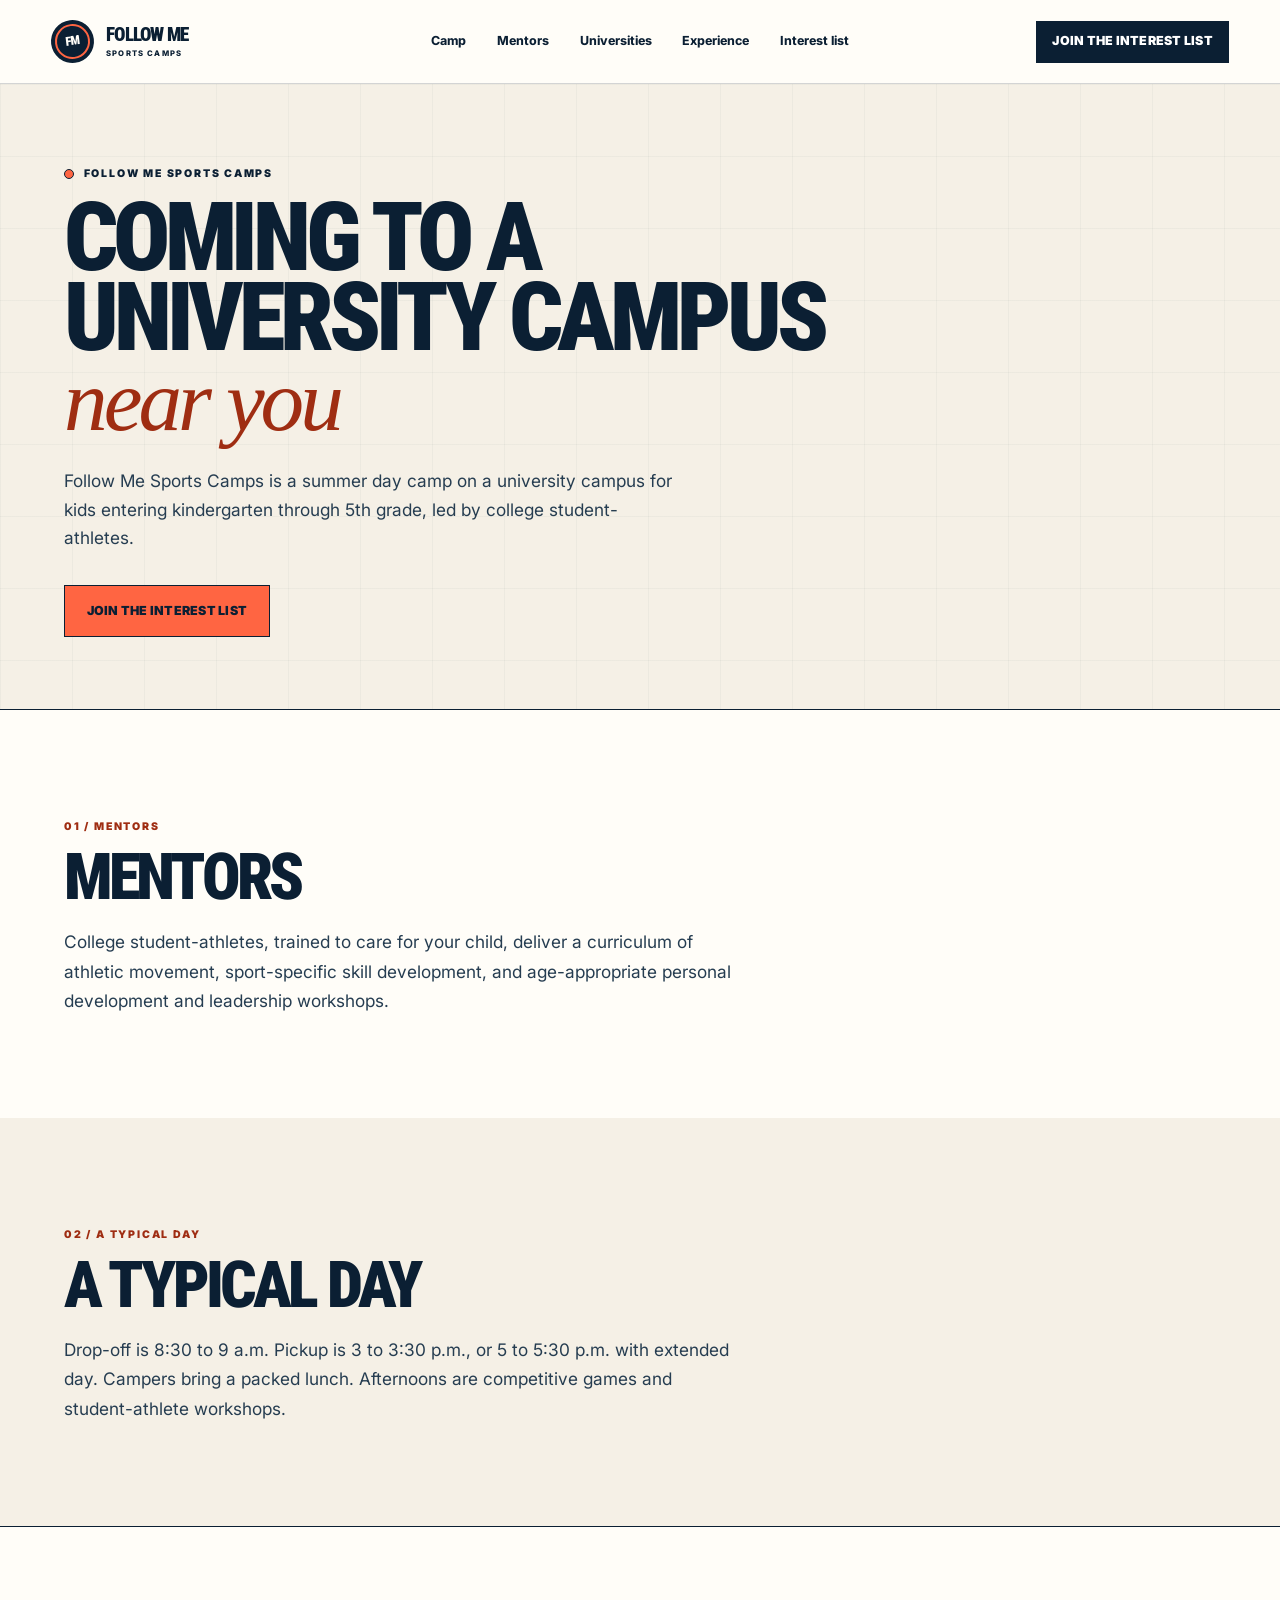
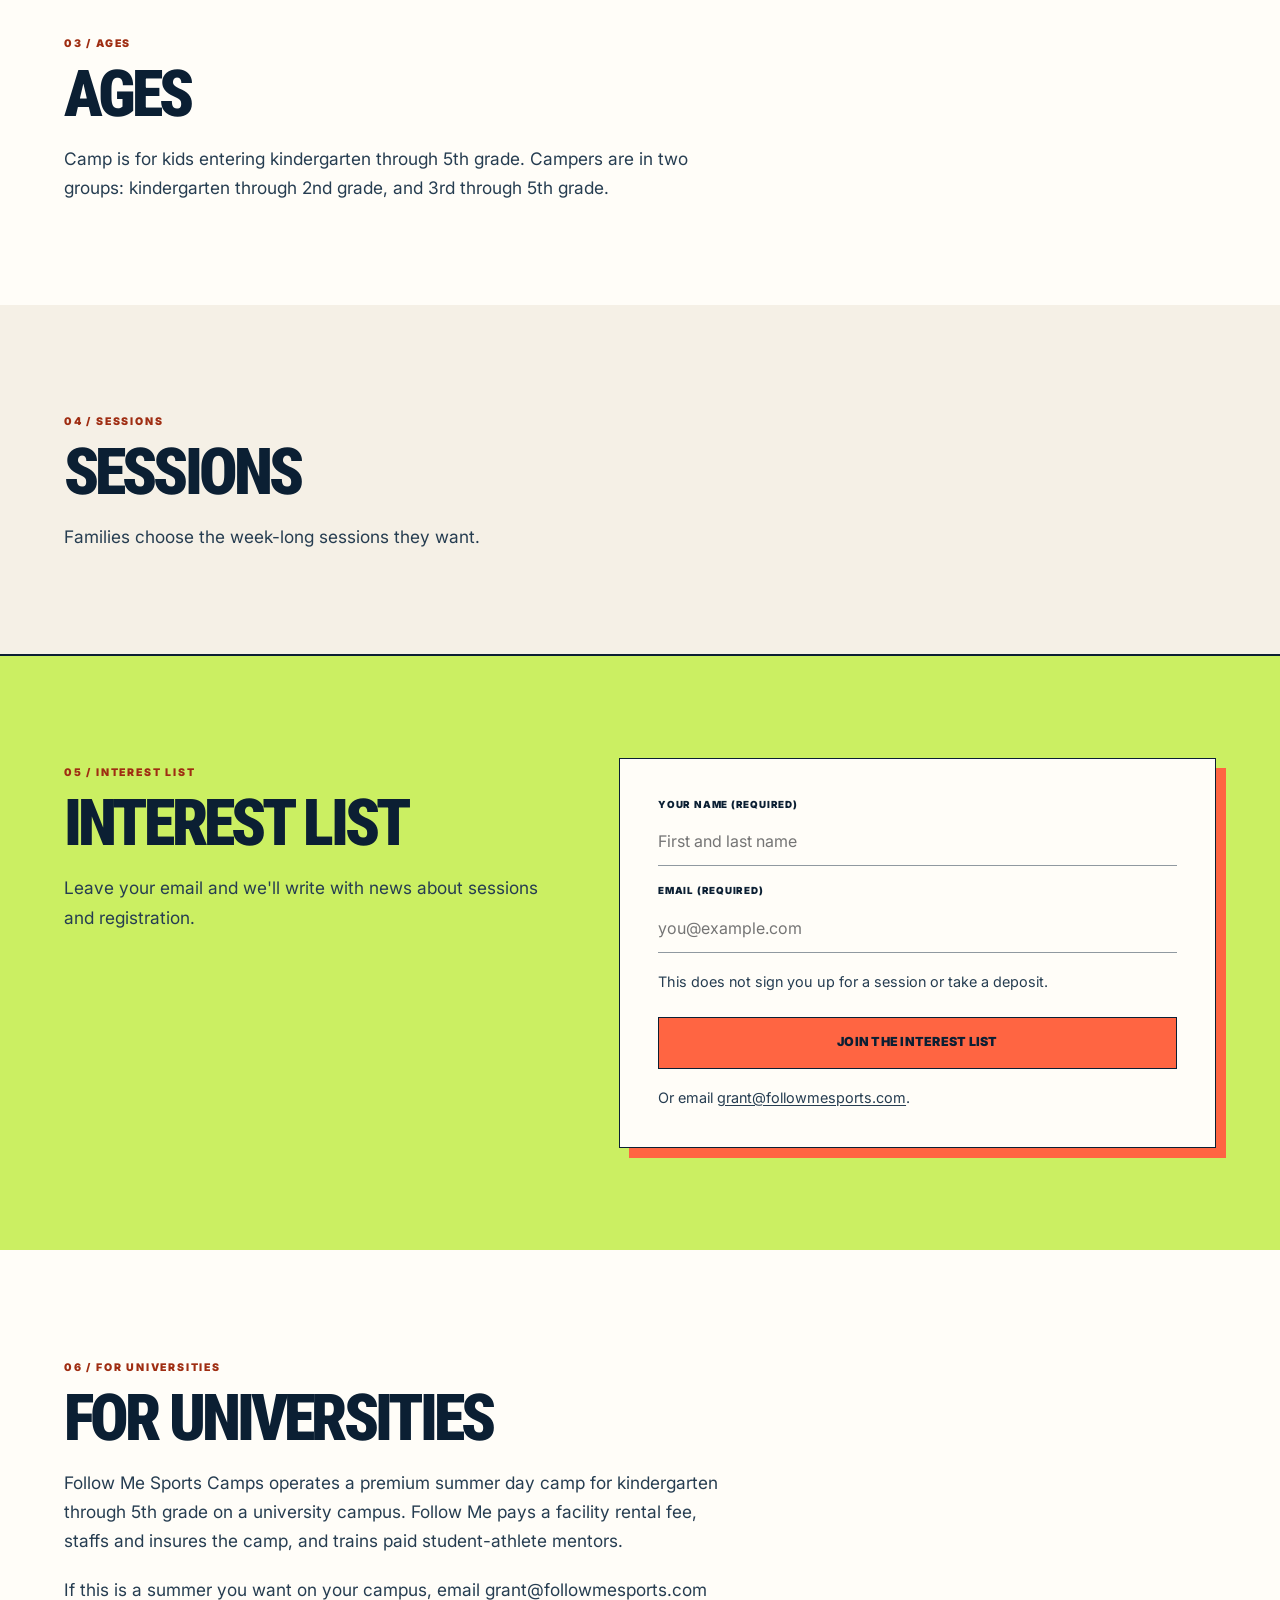
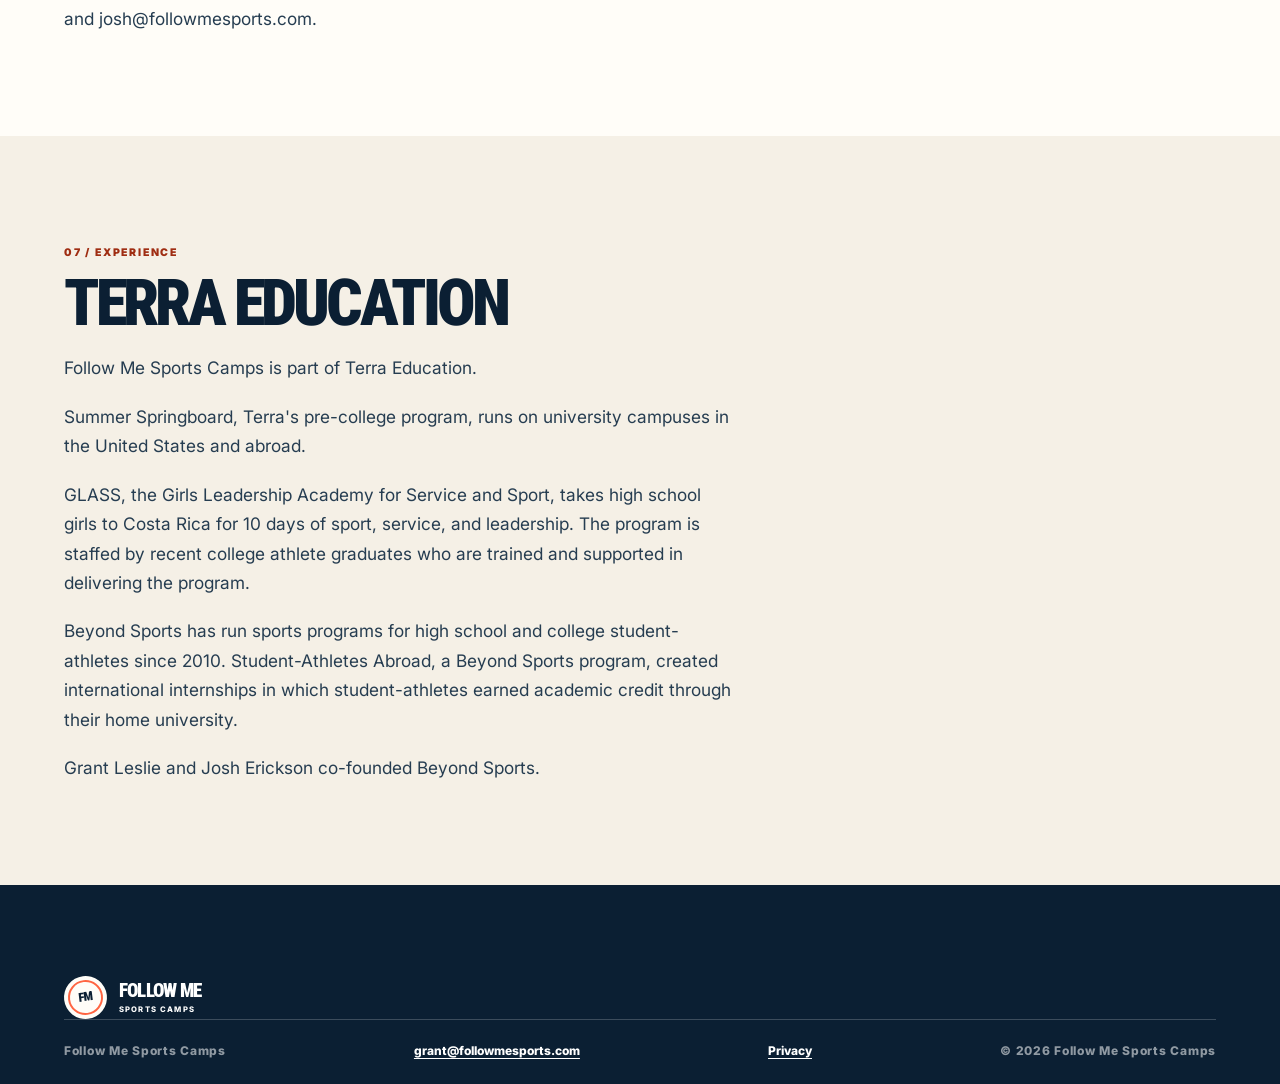
<file: index.html>
<!doctype html>
<html lang="en">
<head>
<meta charset="utf-8">
<meta name="viewport" content="width=device-width, initial-scale=1">
<title>Follow Me Sports Camps</title>
<meta name="description" content="A summer day camp on a university campus for kids entering kindergarten through 5th grade, led by college student-athletes.">
<link rel="canonical" href="https://followmesports.com/">
<link rel="icon" href="/favicon.svg" type="image/svg+xml">
<meta name="theme-color" content="#0b1f33">
<meta property="og:title" content="Follow Me Sports Camps">
<meta property="og:description" content="A summer day camp on a university campus for kids entering kindergarten through 5th grade, led by college student-athletes.">
<meta property="og:type" content="website">
<meta property="og:url" content="https://followmesports.com/">
<meta property="og:image" content="https://followmesports.com/og.png">
<meta property="og:image:width" content="1200">
<meta property="og:image:height" content="630">
<meta property="og:image:alt" content="Follow Me Sports Camps">
<meta name="twitter:card" content="summary_large_image">
<meta name="twitter:title" content="Follow Me Sports Camps">
<meta name="twitter:description" content="A summer day camp on a university campus for kids entering kindergarten through 5th grade, led by college student-athletes.">
<meta name="twitter:image" content="https://followmesports.com/og.png">
<link rel="preconnect" href="https://fonts.googleapis.com">
<link rel="preconnect" href="https://fonts.gstatic.com" crossorigin>
<link href="https://fonts.googleapis.com/css2?family=Inter:wght@400;600;700;800&family=Roboto+Condensed:wght@700;900&display=swap" rel="stylesheet">
<link rel="stylesheet" href="/styles.css">
<script type="application/ld+json">
{
  "@context": "https://schema.org",
  "@type": "Organization",
  "name": "Follow Me Sports Camps",
  "url": "https://followmesports.com",
  "description": "A summer day camp on a university campus for kids entering kindergarten through 5th grade, led by college student-athletes."
}
</script>
</head>
<body>
<a class="skip-link" href="#main-content">Skip to content</a>

<header class="site-header">
  <a class="brand" href="#camp" aria-label="Follow Me Sports Camps home">
    <span class="brand-mark" aria-hidden="true"><span>FM</span></span>
    <span class="brand-type">
      <strong>FOLLOW ME</strong>
      <small>SPORTS CAMPS</small>
    </span>
  </a>
  <nav id="primary-nav" aria-label="Primary">
    <a href="#camp">Camp</a>
    <a href="#mentors">Mentors</a>
    <a href="#universities">Universities</a>
    <a href="#experience">Experience</a>
    <a href="#interest">Interest list</a>
  </nav>
  <div class="header-actions">
    <button class="menu-toggle" type="button" aria-expanded="false" aria-controls="primary-nav">Menu</button>
    <a class="button button-small button-navy" href="#interest">Join the interest list</a>
  </div>
</header>

<main id="top">
  <section class="hero" id="camp">
    <div class="hero-grid" id="main-content">
      <div class="hero-intro">
        <div class="eyebrow">
          <span class="eyebrow-dot" aria-hidden="true"></span>
          <span>Follow Me Sports Camps</span>
        </div>
        <h1>Coming to a<br>university campus<br><em>near you</em></h1>
      </div>
      <div class="hero-copy">
        <p class="hero-lead">Follow Me Sports Camps is a summer day camp on a university campus for kids entering kindergarten through 5th grade, led by college student-athletes.</p>
        <div class="hero-actions">
          <a class="button button-coral" href="#interest">Join the interest list</a>
        </div>
      </div>
    </div>
  </section>

  <section class="band" id="mentors">
    <div class="section-shell">
      <span class="section-index">01 / Mentors</span>
      <h2>Mentors</h2>
      <p class="band-lead">College student-athletes, trained to care for your child, deliver a curriculum of athletic movement, sport-specific skill development, and age-appropriate personal development and leadership workshops.</p>
    </div>
  </section>

  <section class="band band-cream" id="day">
    <div class="section-shell">
      <span class="section-index">02 / A typical day</span>
      <h2>A typical day</h2>
      <p class="band-lead">Drop-off is 8:30 to 9 a.m. Pickup is 3 to 3:30 p.m., or 5 to 5:30 p.m. with extended day. Campers bring a packed lunch. Afternoons are competitive games and student-athlete workshops.</p>
    </div>
  </section>

  <section class="band" id="ages">
    <div class="section-shell">
      <span class="section-index">03 / Ages</span>
      <h2>Ages</h2>
      <p class="band-lead">Camp is for kids entering kindergarten through 5th grade. Campers are in two groups: kindergarten through 2nd grade, and 3rd through 5th grade.</p>
    </div>
  </section>

  <section class="band band-cream" id="sessions">
    <div class="section-shell">
      <span class="section-index">04 / Sessions</span>
      <h2>Sessions</h2>
      <p class="band-lead">Families choose the week-long sessions they want.</p>
    </div>
  </section>

  <section class="interest-section" id="interest">
    <div class="section-shell">
      <div class="interest-grid">
        <div class="interest-copy">
          <span class="section-index">05 / Interest list</span>
          <h2>Interest list</h2>
          <p class="band-lead">Leave your email and we'll write with news about sessions and registration.</p>
        </div>

        <!--
          ENDPOINT: placeholder.
          Replace the form action with the Apps Script web app /exec URL.
          Do not put a secret in this file.
        -->
        <!-- Success line, not shown while the form still uses the placeholder: You're on the interest list. We'll write at the email you gave us. -->
        <form
          class="interest-form"
          id="interest-form"
          method="post"
          action="https://example.invalid/waitlist-PLACEHOLDER"
          novalidate
        >
          <div class="honeypot" aria-hidden="true">
            <label>Company website
              <input type="text" name="company_website" tabindex="-1" autocomplete="off" value="">
            </label>
          </div>
          <input type="hidden" name="form" value="pages-interest">

          <!-- COPY: pending Grant: whether to ask for a city or area, or a camper grade group -->
          <label>
            <span>Your name (required)</span>
            <input type="text" name="parent_name" required maxlength="80" autocomplete="name" placeholder="First and last name">
          </label>
          <label>
            <span>Email (required)</span>
            <input type="email" name="email" required maxlength="120" autocomplete="email" placeholder="you@example.com" inputmode="email">
          </label>
          <p class="form-note">This does not sign you up for a session or take a deposit.</p>
          <p id="form-status" class="form-alert" role="status" tabindex="-1" hidden></p>
          <button class="button button-coral form-button" type="submit">Join the interest list</button>
          <p class="form-note">Or email <a href="mailto:grant@followmesports.com">grant@followmesports.com</a>.</p>
        </form>
      </div>
    </div>
  </section>

  <section class="band" id="universities">
    <div class="section-shell">
      <span class="section-index">06 / For universities</span>
      <h2>For universities</h2>
      <p class="band-lead">Follow Me Sports Camps operates a premium summer day camp for kindergarten through 5th grade on a university campus. Follow Me pays a facility rental fee, staffs and insures the camp, and trains paid student-athlete mentors.</p>
      <p class="band-lead">If this is a summer you want on your campus, email <a href="mailto:grant@followmesports.com">grant@followmesports.com</a> and <a href="mailto:josh@followmesports.com">josh@followmesports.com</a>.</p>
    </div>
  </section>

  <section class="band band-cream" id="experience">
    <div class="section-shell">
      <span class="section-index">07 / Experience</span>
      <h2>Terra Education</h2>
      <p class="band-lead">Follow Me Sports Camps is part of Terra Education.</p>
      <p class="band-lead">Summer Springboard, Terra's pre-college program, runs on university campuses in the United States and abroad.</p>
      <p class="band-lead">GLASS, the Girls Leadership Academy for Service and Sport, takes high school girls to Costa Rica for 10 days of sport, service, and leadership. The program is staffed by recent college athlete graduates who are trained and supported in delivering the program.</p>
      <p class="band-lead">Beyond Sports has run sports programs for high school and college student-athletes since 2010. Student-Athletes Abroad, a Beyond Sports program, created international internships in which student-athletes earned academic credit through their home university.</p>
      <p class="band-lead">Grant Leslie and Josh Erickson co-founded Beyond Sports.</p>
    </div>
  </section>
</main>

<footer>
  <div class="footer-brand">
    <a class="brand" href="#camp" aria-label="Follow Me Sports Camps home">
      <span class="brand-mark light-mark" aria-hidden="true"><span>FM</span></span>
      <span class="brand-type">
        <strong>FOLLOW ME</strong>
        <small>SPORTS CAMPS</small>
      </span>
    </a>
  </div>
  <div class="footer-bottom">
    <span>Follow Me Sports Camps</span>
    <a href="mailto:grant@followmesports.com">grant@followmesports.com</a>
    <a href="/privacy.html">Privacy</a>
    <span>© 2026 Follow Me Sports Camps</span>
  </div>
  <!-- COPY: pending Grant: whether the parent footer should also list josh@followmesports.com -->
</footer>

<script>
(function () {
  var nav = document.getElementById("primary-nav");
  var toggle = document.querySelector(".menu-toggle");
  var form = document.getElementById("interest-form");
  var status = document.getElementById("form-status");
  var placeholder = /PLACEHOLDER|example\.invalid/i;

  function closeMenu() {
    if (!nav || !toggle) return;
    nav.classList.remove("open");
    toggle.setAttribute("aria-expanded", "false");
    toggle.textContent = "Menu";
  }

  if (toggle && nav) {
    toggle.addEventListener("click", function () {
      var open = nav.classList.toggle("open");
      toggle.setAttribute("aria-expanded", open ? "true" : "false");
      toggle.textContent = open ? "Close" : "Menu";
    });
    nav.addEventListener("click", function (event) {
      if (event.target.closest("a")) closeMenu();
    });
    document.addEventListener("keydown", function (event) {
      if (event.key === "Escape") closeMenu();
    });
  }

  function showStatus(before, includeMail) {
    status.hidden = false;
    status.textContent = "";
    status.append(document.createTextNode(before));
    if (includeMail) {
      status.append(document.createTextNode(" "));
      var link = document.createElement("a");
      link.href = "mailto:grant@followmesports.com";
      link.textContent = "grant@followmesports.com";
      status.append(link);
      status.append(document.createTextNode("."));
    }
    status.focus();
  }

  if (!form || !status) return;

  form.addEventListener("submit", function (event) {
    var trap = form.querySelector("[name=company_website]");
    if (trap && trap.value.trim() !== "") {
      event.preventDefault();
      showStatus("Thanks.", false);
      form.reset();
      return;
    }

    if (!form.checkValidity()) {
      event.preventDefault();
      form.reportValidity();
      return;
    }

    var action = form.getAttribute("action") || "";
    if (placeholder.test(action)) {
      event.preventDefault();
      showStatus("This interest list is not connected yet. Email", true);
    }
  });
})();
</script>
</body>
</html>
</file>
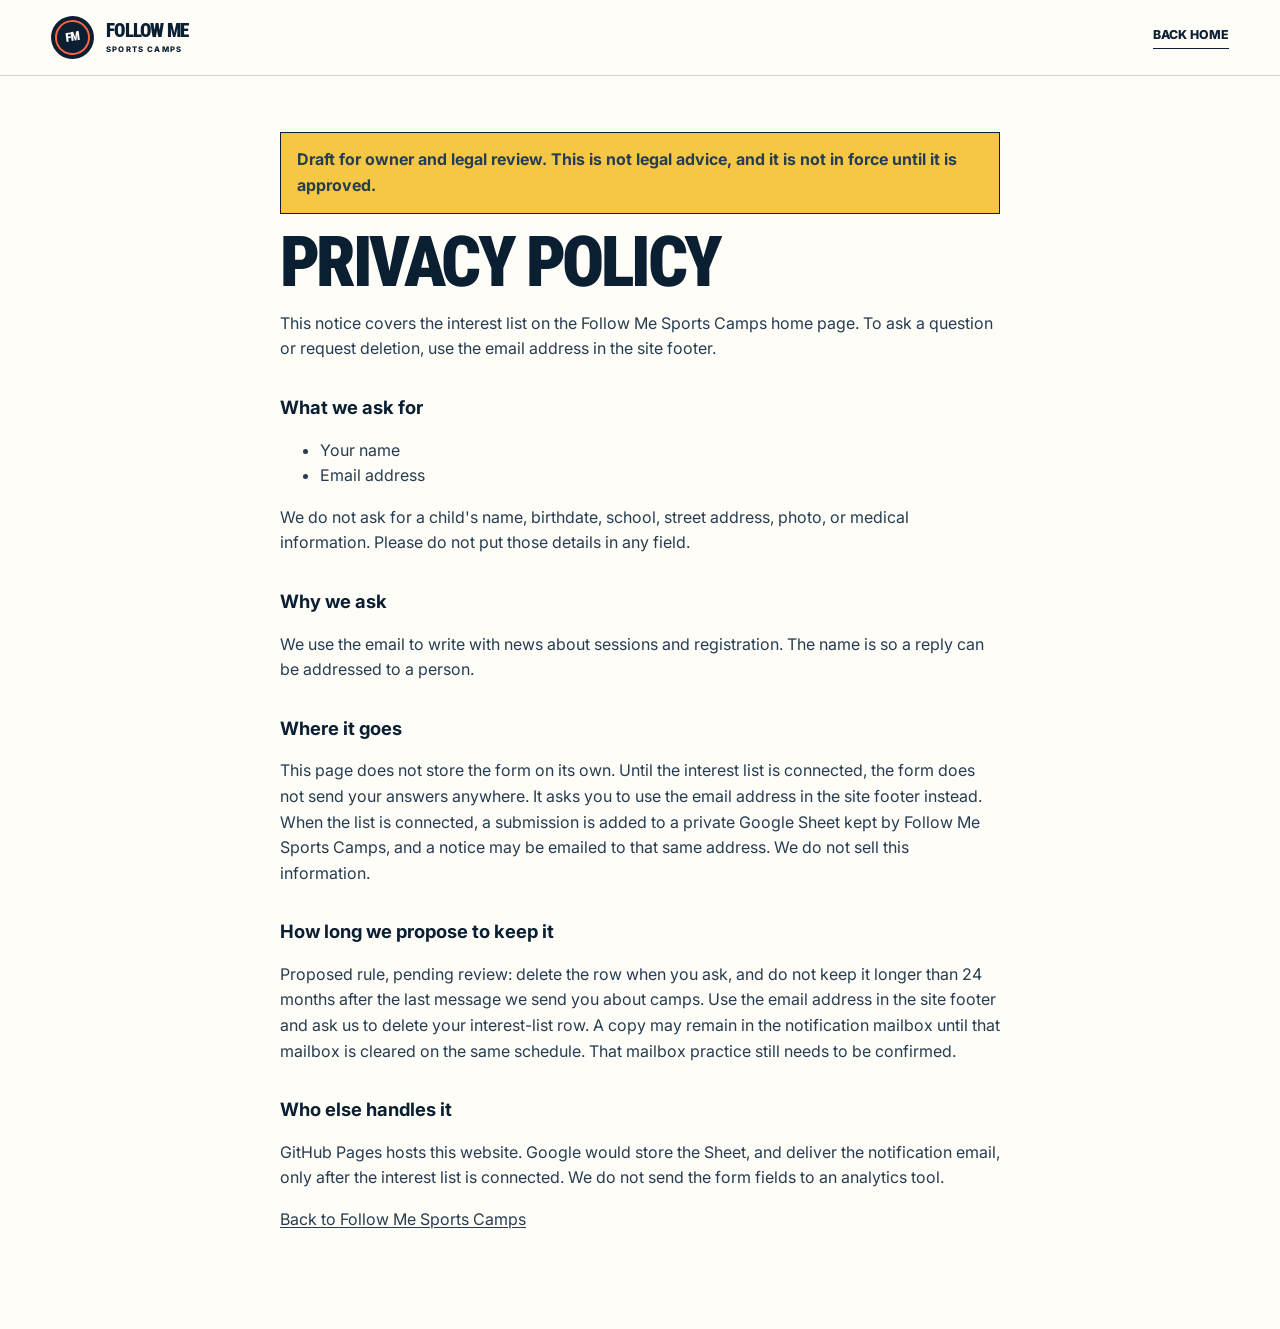
<file: privacy.html>
<!doctype html>
<html lang="en">
<head>
<meta charset="utf-8">
<meta name="viewport" content="width=device-width, initial-scale=1">
<title>Privacy policy | Follow Me Sports Camps</title>
<meta name="description" content="What the Follow Me Sports Camps interest list asks for, and how to ask for deletion.">
<link rel="canonical" href="https://followmesports.com/privacy.html">
<link rel="icon" href="/favicon.svg" type="image/svg+xml">
<meta name="theme-color" content="#0b1f33">
<meta property="og:title" content="Privacy policy | Follow Me Sports Camps">
<meta property="og:description" content="What the Follow Me Sports Camps interest list asks for, and how to ask for deletion.">
<meta property="og:type" content="website">
<meta property="og:url" content="https://followmesports.com/privacy.html">
<meta property="og:image" content="https://followmesports.com/og.png">
<meta property="og:image:alt" content="Follow Me Sports Camps">
<link rel="preconnect" href="https://fonts.googleapis.com">
<link rel="preconnect" href="https://fonts.gstatic.com" crossorigin>
<link href="https://fonts.googleapis.com/css2?family=Inter:wght@400;600;700;800&family=Roboto+Condensed:wght@700;900&display=swap" rel="stylesheet">
<link rel="stylesheet" href="/styles.css">
</head>
<body>
<a class="skip-link" href="#privacy-main">Skip to content</a>
<header class="privacy-top">
  <a class="brand" href="/" aria-label="Follow Me Sports Camps home">
    <span class="brand-mark" aria-hidden="true"><span>FM</span></span>
    <span class="brand-type">
      <strong>FOLLOW ME</strong>
      <small>SPORTS CAMPS</small>
    </span>
  </a>
  <a class="text-link" href="/">Back home</a>
</header>
<main class="privacy-page" id="privacy-main">
  <p class="privacy-draft">Draft for owner and legal review. This is not legal advice, and it is not in force until it is approved.</p>
  <h1>Privacy policy</h1>
  <p>This notice covers the interest list on the Follow Me Sports Camps home page. To ask a question or request deletion, use the email address in the site footer.</p>

  <h2>What we ask for</h2>
  <ul>
    <li>Your name</li>
    <li>Email address</li>
  </ul>
  <p>We do not ask for a child's name, birthdate, school, street address, photo, or medical information. Please do not put those details in any field.</p>

  <h2>Why we ask</h2>
  <p>We use the email to write with news about sessions and registration. The name is so a reply can be addressed to a person.</p>

  <h2>Where it goes</h2>
  <p>This page does not store the form on its own. Until the interest list is connected, the form does not send your answers anywhere. It asks you to use the email address in the site footer instead. When the list is connected, a submission is added to a private Google Sheet kept by Follow Me Sports Camps, and a notice may be emailed to that same address. We do not sell this information.</p>

  <h2>How long we propose to keep it</h2>
  <p>Proposed rule, pending review: delete the row when you ask, and do not keep it longer than 24 months after the last message we send you about camps. Use the email address in the site footer and ask us to delete your interest-list row. A copy may remain in the notification mailbox until that mailbox is cleared on the same schedule. That mailbox practice still needs to be confirmed.</p>

  <h2>Who else handles it</h2>
  <p>GitHub Pages hosts this website. Google would store the Sheet, and deliver the notification email, only after the interest list is connected. We do not send the form fields to an analytics tool.</p>

  <p><a href="/">Back to Follow Me Sports Camps</a></p>
</main>
</body>
</html>
</file>
<file: styles.css>
:root {
  --ink: #0b1f33;
  --ink-soft: #263d51;
  --cream: #f5f0e6;
  --paper: #fffdf8;
  --coral: #ff6542;
  --coral-dark: #e84b29;
  --coral-text: #9f2d12;
  --lime: #cbef62;
  --sky: #8bd7ef;
  --gold: #f6c744;
  --purple: #b9a7ef;
  --line: rgba(11, 31, 51, 0.18);
  --display: "Roboto Condensed", "Arial Narrow", "Helvetica Neue", Arial, sans-serif;
  --body: Inter, ui-sans-serif, -apple-system, BlinkMacSystemFont, "Segoe UI", sans-serif;
}

* {
  box-sizing: border-box;
}

html {
  scroll-behavior: smooth;
  background: var(--paper);
}

body {
  margin: 0;
  background: var(--paper);
  color: var(--ink);
  font-family: var(--body);
  font-size: 16px;
  line-height: 1.5;
}

button,
input,
select,
textarea {
  font: inherit;
}

button,
a {
  -webkit-tap-highlight-color: transparent;
}

a {
  color: inherit;
  text-decoration: none;
}

button {
  border: 0;
  background: none;
}

img {
  display: block;
  max-width: 100%;
}

.skip-link {
  position: fixed;
  left: 1rem;
  top: -100px;
  z-index: 1000;
  background: white;
  border: 2px solid var(--ink);
  padding: 0.75rem 1rem;
  font-weight: 800;
}

.skip-link:focus {
  top: 1rem;
}

:focus-visible {
  outline: 3px solid var(--ink);
  outline-offset: 3px;
}

.announcement {
  background: var(--lime);
  border-bottom: 1px solid var(--ink);
  font-size: 0.72rem;
  font-weight: 900;
  letter-spacing: 0.08em;
}

.announcement p {
  align-items: center;
  display: flex;
  gap: 1.25rem;
  justify-content: center;
  margin: 0;
  min-height: 34px;
  padding: 0.35rem 1rem;
}

.announcement a {
  border-bottom: 1px solid currentColor;
}

.site-header {
  align-items: center;
  background: rgba(255, 253, 248, 0.92);
  backdrop-filter: blur(16px);
  border-bottom: 1px solid var(--line);
  display: grid;
  gap: 1.5rem;
  grid-template-columns: 1fr auto 1fr;
  min-height: 84px;
  padding: 0 4vw;
  position: sticky;
  top: 0;
  z-index: 100;
}

.brand {
  align-items: center;
  display: inline-flex;
  gap: 0.75rem;
  justify-self: start;
}

.brand-mark {
  align-items: center;
  background: var(--ink);
  border-radius: 50%;
  color: var(--paper);
  display: flex;
  flex: none;
  height: 43px;
  justify-content: center;
  position: relative;
  transform: rotate(-7deg);
  width: 43px;
}

.brand-mark::after {
  border: 2px solid var(--coral);
  border-radius: 50%;
  content: "";
  inset: 4px;
  position: absolute;
}

.brand-mark span {
  font-family: var(--display);
  font-size: 0.78rem;
  font-weight: 900;
  letter-spacing: -0.04em;
  position: relative;
  z-index: 1;
}

.brand-type {
  display: flex;
  flex-direction: column;
  line-height: 1;
}

.brand-type strong {
  font-family: var(--display);
  font-size: 1.2rem;
  font-stretch: condensed;
  font-weight: 900;
  letter-spacing: -0.04em;
}

.brand-type small {
  font-size: 0.48rem;
  font-weight: 800;
  letter-spacing: 0.15em;
  margin-top: 0.35rem;
}

.site-header nav {
  display: flex;
  gap: clamp(1.2rem, 2.4vw, 2.5rem);
}

.site-header nav a {
  font-size: 0.78rem;
  font-weight: 750;
  position: relative;
}

.site-header nav a::after {
  background: var(--coral);
  bottom: -0.4rem;
  content: "";
  height: 2px;
  left: 0;
  position: absolute;
  transform: scaleX(0);
  transform-origin: left;
  transition: transform 180ms ease;
  width: 100%;
}

.site-header nav a:hover::after,
.site-header nav a:focus-visible::after {
  transform: scaleX(1);
}

.header-actions {
  align-items: center;
  display: flex;
  gap: 0.6rem;
  justify-self: end;
}

.menu-toggle {
  align-items: center;
  background: var(--paper);
  border: 1px solid var(--ink);
  cursor: pointer;
  display: none;
  font-size: 0.72rem;
  font-weight: 900;
  letter-spacing: 0.06em;
  min-height: 38px;
  padding: 0.55rem 0.75rem;
  text-transform: uppercase;
}

.button {
  align-items: center;
  cursor: pointer;
  display: inline-flex;
  font-size: 0.78rem;
  font-weight: 900;
  gap: 1rem;
  justify-content: center;
  letter-spacing: 0.02em;
  min-height: 52px;
  padding: 0.9rem 1.35rem;
  text-align: center;
  text-transform: uppercase;
  transition: transform 160ms ease, box-shadow 160ms ease, background 160ms ease;
}

.button:hover {
  box-shadow: 5px 5px 0 var(--ink);
  transform: translate(-2px, -2px);
}

.button-small {
  min-height: 42px;
  padding: 0.7rem 1rem;
}

.button-navy {
  background: var(--ink);
  color: white;
}

.button-coral {
  background: var(--coral);
  border: 1px solid var(--ink);
  color: var(--ink);
}

.section-shell {
  margin: 0 auto;
  max-width: 1320px;
  padding-left: 5vw;
  padding-right: 5vw;
}

.hero {
  background:
    linear-gradient(90deg, rgba(11, 31, 51, 0.035) 1px, transparent 1px) 0 0 / 72px 72px,
    linear-gradient(rgba(11, 31, 51, 0.035) 1px, transparent 1px) 0 0 / 72px 72px,
    var(--cream);
  border-bottom: 1px solid var(--ink);
  overflow: hidden;
}

.hero-grid {
  display: grid;
  gap: 0.5rem 4vw;
  grid-template-columns: minmax(0, 52rem);
  margin: 0 auto;
  max-width: 1440px;
  padding: clamp(3.2rem, 6vw, 5.5rem) 5vw 4.5rem;
}

.hero-intro {
  grid-column: 1 / -1;
}

.hero-copy {
  align-self: start;
  max-width: 44rem;
}

.hero h1 {
  font-family: var(--display);
  font-size: clamp(3.35rem, 7.4vw, 7rem);
  font-stretch: condensed;
  font-weight: 900;
  letter-spacing: -0.055em;
  line-height: 0.84;
  margin: 0.85rem 0 0;
  text-transform: uppercase;
}

.hero h1 em {
  color: var(--coral-text);
  display: inline-block;
  font-family: Georgia, "Times New Roman", serif;
  font-size: 0.92em;
  font-style: italic;
  font-weight: 400;
  letter-spacing: -0.045em;
  text-transform: none;
}

.eyebrow,
.section-index {
  align-items: center;
  display: inline-flex;
  font-size: 0.66rem;
  font-weight: 900;
  letter-spacing: 0.17em;
  text-transform: uppercase;
}

.eyebrow {
  gap: 0.6rem;
}

.eyebrow-dot {
  background: var(--coral);
  border: 1px solid var(--ink);
  border-radius: 50%;
  height: 10px;
  width: 10px;
}

.hero-lead {
  color: var(--ink-soft);
  font-size: clamp(1.03rem, 1.35vw, 1.22rem);
  line-height: 1.65;
  margin: 1.4rem 0 0;
  max-width: 38rem;
}

.hero-actions {
  align-items: center;
  display: flex;
  flex-wrap: wrap;
  gap: 1.4rem;
  margin-top: 2rem;
}

.text-link {
  border-bottom: 1px solid currentColor;
  font-size: 0.77rem;
  font-weight: 800;
  padding-bottom: 0.2rem;
  text-transform: uppercase;
}

.hero-visual {
  align-self: end;
}

.hero-stack {
  display: grid;
  gap: 0.85rem;
}

.stack-card {
  border: 1px solid var(--ink);
  box-shadow: 8px 8px 0 var(--ink);
  display: grid;
  gap: 0.35rem;
  padding: 1.15rem 1.25rem 1.25rem;
}

.stack-card span {
  font-size: 0.62rem;
  font-weight: 900;
  letter-spacing: 0.14em;
}

.stack-card strong {
  font-family: var(--display);
  font-size: clamp(1.8rem, 3vw, 2.6rem);
  font-weight: 900;
  letter-spacing: -0.05em;
  line-height: 0.9;
  text-transform: uppercase;
}

.stack-card p {
  margin: 0.2rem 0 0;
  max-width: 28rem;
}

.stack-sky {
  background: var(--sky);
  transform: rotate(1.2deg);
}

.stack-coral {
  background: var(--coral);
  transform: rotate(-1deg);
}

.stack-lime {
  background: var(--lime);
}

.hero-marquee {
  align-items: center;
  background: var(--ink);
  color: white;
  display: flex;
  gap: clamp(1.2rem, 3vw, 3rem);
  justify-content: center;
  min-height: 62px;
  overflow: hidden;
  padding: 0 1.25rem;
  white-space: nowrap;
}

.hero-marquee span {
  font-family: var(--display);
  font-size: clamp(0.78rem, 1.2vw, 1rem);
  font-weight: 900;
  letter-spacing: 0.09em;
}

.hero-marquee i {
  color: var(--coral);
  font-style: normal;
}

.band {
  padding: clamp(4.5rem, 8vw, 7.5rem) 0;
}

.band-cream {
  background: var(--cream);
  border-bottom: 1px solid var(--ink);
}

.section-index {
  color: var(--coral-text);
}

.band h2,
.interest-copy h2 {
  font-family: var(--display);
  font-size: clamp(2.6rem, 5vw, 4.8rem);
  font-stretch: condensed;
  font-weight: 900;
  letter-spacing: -0.06em;
  line-height: 0.92;
  margin: 0.8rem 0 0;
  text-transform: uppercase;
}

.band-lead {
  color: var(--ink-soft);
  font-size: 1.08rem;
  line-height: 1.7;
  margin: 1.2rem 0 0;
  max-width: 42rem;
}

.promise-grid {
  display: grid;
  gap: 1.15rem;
  grid-template-columns: repeat(3, minmax(0, 1fr));
  margin-top: 2.5rem;
}

.promise-card {
  border: 1px solid var(--ink);
  display: flex;
  flex-direction: column;
  min-height: 280px;
  padding: clamp(1.4rem, 2.4vw, 2.2rem);
  transition: transform 180ms ease, box-shadow 180ms ease;
}

.promise-card:hover {
  box-shadow: 8px 8px 0 var(--ink);
  transform: translate(-3px, -3px);
}

.coral-card { background: var(--coral); }
.sky-card { background: var(--sky); }
.lime-card { background: var(--gold); }

.card-kicker {
  font-size: 0.62rem;
  font-weight: 900;
  letter-spacing: 0.16em;
  margin-top: auto;
  padding-top: 2.5rem;
}

.promise-card h3 {
  font-family: Georgia, "Times New Roman", serif;
  font-size: clamp(1.8rem, 2.6vw, 2.5rem);
  font-style: italic;
  font-weight: 400;
  letter-spacing: -0.03em;
  line-height: 1;
  margin: 0.4rem 0 0.8rem;
}

.promise-card p {
  margin: 0;
}

.mentor-grid {
  display: grid;
  gap: 2rem 4vw;
  grid-template-columns: 0.9fr 1.1fr;
  margin-top: 2rem;
}

.mentor-points {
  display: grid;
  gap: 0.85rem;
  margin: 0;
  padding: 0;
  list-style: none;
}

.mentor-points li {
  background: var(--paper);
  border: 1px solid var(--ink);
  padding: 1rem 1.1rem;
}

.mentor-points strong {
  display: block;
  font-family: var(--display);
  font-size: 1.35rem;
  letter-spacing: -0.04em;
  text-transform: uppercase;
}

.mentor-points span {
  color: var(--ink-soft);
  display: block;
  margin-top: 0.25rem;
}

.interest-section {
  background: var(--lime);
  border-top: 1px solid var(--ink);
  padding: clamp(4.5rem, 8vw, 7.5rem) 0;
}

.interest-grid {
  align-items: start;
  display: grid;
  gap: clamp(2rem, 6vw, 6rem);
  grid-template-columns: 0.8fr 1fr;
}

.interest-stamp {
  align-items: center;
  border: 2px solid var(--ink);
  border-radius: 50%;
  display: flex;
  flex-direction: column;
  height: 105px;
  justify-content: center;
  margin-top: 2rem;
  transform: rotate(-8deg);
  width: 105px;
}

.interest-stamp span {
  font-size: 0.55rem;
  font-weight: 900;
  letter-spacing: 0.08em;
}

.interest-stamp strong {
  color: var(--coral-text);
  font-size: 1.8rem;
  line-height: 1;
}

.interest-form {
  background: var(--paper);
  border: 1px solid var(--ink);
  box-shadow: 10px 10px 0 var(--coral);
  display: grid;
  gap: 1.15rem;
  padding: clamp(1.4rem, 3vw, 2.4rem);
  position: relative;
}

.interest-form label {
  display: grid;
  gap: 0.35rem;
}

.interest-form label span,
.field-label {
  font-size: 0.61rem;
  font-weight: 900;
  letter-spacing: 0.08em;
  text-transform: uppercase;
}

.interest-form input[type="email"],
.interest-form input[type="text"] {
  background: transparent;
  border: 0;
  border-bottom: 1px solid rgba(11, 31, 51, 0.45);
  border-radius: 0;
  color: var(--ink);
  min-height: 48px;
  padding: 0.7rem 0;
  width: 100%;
}

.interest-form input:focus-visible {
  border-bottom-color: var(--ink);
  outline: 3px solid var(--ink);
  outline-offset: 3px;
}

.optional {
  font-weight: 700;
  letter-spacing: 0.04em;
}

.form-button {
  margin-top: 0.35rem;
  width: 100%;
}

.form-note,
.interest-form .privacy-line {
  color: var(--ink-soft);
  font-size: 0.9rem;
  line-height: 1.5;
  margin: 0;
}

.privacy-line a,
.form-note a,
.privacy-page a,
.consent-copy a {
  text-decoration: underline;
  text-underline-offset: 0.15rem;
}

.consent-row {
  align-items: flex-start;
  display: flex;
  gap: 0.75rem;
}

.consent-row input {
  accent-color: var(--ink);
  flex: none;
  height: 1.25rem;
  margin-top: 0.15rem;
  width: 1.25rem;
}

.consent-copy {
  font-size: 0.95rem;
  font-weight: 650;
  letter-spacing: 0;
  line-height: 1.45;
  text-transform: none;
}

.form-alert {
  background: var(--gold);
  border: 1px solid var(--ink);
  color: var(--ink);
  font-size: 0.95rem;
  font-weight: 700;
  letter-spacing: 0;
  line-height: 1.45;
  margin: 0;
  padding: 0.85rem 0.95rem;
  text-transform: none;
}

.form-alert a {
  text-decoration: underline;
  text-underline-offset: 0.15rem;
}

.honeypot {
  height: 0;
  left: -10000px;
  overflow: hidden;
  position: absolute;
  width: 0;
}

footer {
  background: var(--ink);
  color: white;
  padding: clamp(3.5rem, 7vw, 6rem) 5vw 1.5rem;
}

.footer-brand {
  display: flex;
  justify-content: space-between;
  margin: 0 auto;
  max-width: 1320px;
}

.light-mark {
  background: var(--paper);
  color: var(--ink);
}

.footer-brand p {
  color: rgba(255, 255, 255, 0.72);
  font-family: Georgia, "Times New Roman", serif;
  font-size: 1.2rem;
  font-style: italic;
  margin: 0;
  max-width: 26rem;
  text-align: right;
}

.footer-links {
  border-top: 1px solid rgba(255, 255, 255, 0.2);
  display: flex;
  flex-wrap: wrap;
  gap: 1.1rem 1.6rem;
  margin: 3rem auto 0;
  max-width: 1320px;
  padding: 1.6rem 0;
}

.footer-links span {
  color: var(--coral);
  font-size: 0.56rem;
  font-weight: 900;
  letter-spacing: 0.15em;
}

.footer-links a {
  color: white;
  font-size: 0.85rem;
}

.footer-bottom {
  border-top: 1px solid rgba(255, 255, 255, 0.2);
  color: rgba(255, 255, 255, 0.55);
  display: flex;
  flex-wrap: wrap;
  font-size: 0.75rem;
  font-weight: 800;
  gap: 0.75rem 1.5rem;
  justify-content: space-between;
  letter-spacing: 0.06em;
  margin: 0 auto;
  max-width: 1320px;
  padding-top: 1.4rem;
}

.footer-bottom a {
  color: white;
  letter-spacing: 0;
  text-decoration: underline;
  text-transform: none;
  text-underline-offset: 0.2rem;
}

.privacy-page {
  margin: 0 auto;
  max-width: 760px;
  padding: 2.5rem 1.25rem 5rem;
}

.privacy-page h1 {
  font-family: var(--display);
  font-size: clamp(2.6rem, 6vw, 4.4rem);
  font-weight: 900;
  letter-spacing: -0.05em;
  line-height: 0.92;
  margin: 0.6rem 0 1rem;
  text-transform: uppercase;
}

.privacy-page h2 {
  font-size: 1.15rem;
  margin: 2rem 0 0.45rem;
}

.privacy-page p,
.privacy-page li {
  color: var(--ink-soft);
  line-height: 1.6;
}

.privacy-draft {
  background: var(--gold);
  border: 1px solid var(--ink);
  color: var(--ink);
  font-weight: 700;
  line-height: 1.45;
  padding: 0.9rem 1rem;
}

.privacy-top {
  align-items: center;
  border-bottom: 1px solid var(--line);
  display: flex;
  justify-content: space-between;
  min-height: 76px;
  padding: 0 4vw;
}

@media (max-width: 980px) {
  .site-header {
    grid-template-columns: 1fr auto;
  }

  .menu-toggle {
    display: inline-flex;
  }

  .site-header nav {
    background: var(--paper);
    border-bottom: 1px solid var(--ink);
    display: none;
    flex-direction: column;
    gap: 0;
    left: 0;
    padding: 0.35rem 1.25rem 1rem;
    position: absolute;
    right: 0;
    top: 100%;
  }

  .site-header nav.open {
    display: flex;
  }

  .site-header nav a {
    font-size: 1rem;
    padding: 0.85rem 0;
  }

  .hero-grid,
  .mentor-grid,
  .interest-grid,
  .promise-grid {
    grid-template-columns: 1fr;
  }

  .hero-visual {
    margin-top: 1.25rem;
  }
}

@media (max-width: 720px) {
  .announcement p {
    justify-content: flex-start;
  }

  .site-header {
    min-height: 72px;
    padding: 0 1rem;
  }

  .header-actions .button-small {
    display: none;
  }

  .brand-mark {
    height: 38px;
    width: 38px;
  }

  .brand-type strong {
    font-size: 1.02rem;
  }

  .brand-type small {
    letter-spacing: 0.08em;
  }

  .hero-grid,
  .section-shell {
    padding-left: 1.15rem;
    padding-right: 1.15rem;
  }

  .hero h1 {
    font-size: clamp(2.55rem, 12vw, 4rem);
  }

  .hero-actions {
    align-items: stretch;
    flex-direction: column;
  }

  .hero-actions .button {
    width: 100%;
  }

  .stack-card {
    box-shadow: 6px 6px 0 var(--ink);
  }

  .hero-marquee {
    justify-content: flex-start;
  }

  .promise-card {
    min-height: 0;
  }

  .footer-brand {
    align-items: flex-start;
    flex-direction: column;
    gap: 1.4rem;
  }

  .footer-brand p {
    text-align: left;
  }

  .footer-bottom {
    flex-direction: column;
  }

  .interest-form {
    box-shadow: 7px 7px 0 var(--coral);
  }

  .privacy-top {
    padding: 0.8rem 1rem;
  }
}

@media (prefers-reduced-motion: reduce) {
  *,
  *::before,
  *::after {
    scroll-behavior: auto !important;
    transition-duration: 0.01ms !important;
  }
}
</file>
